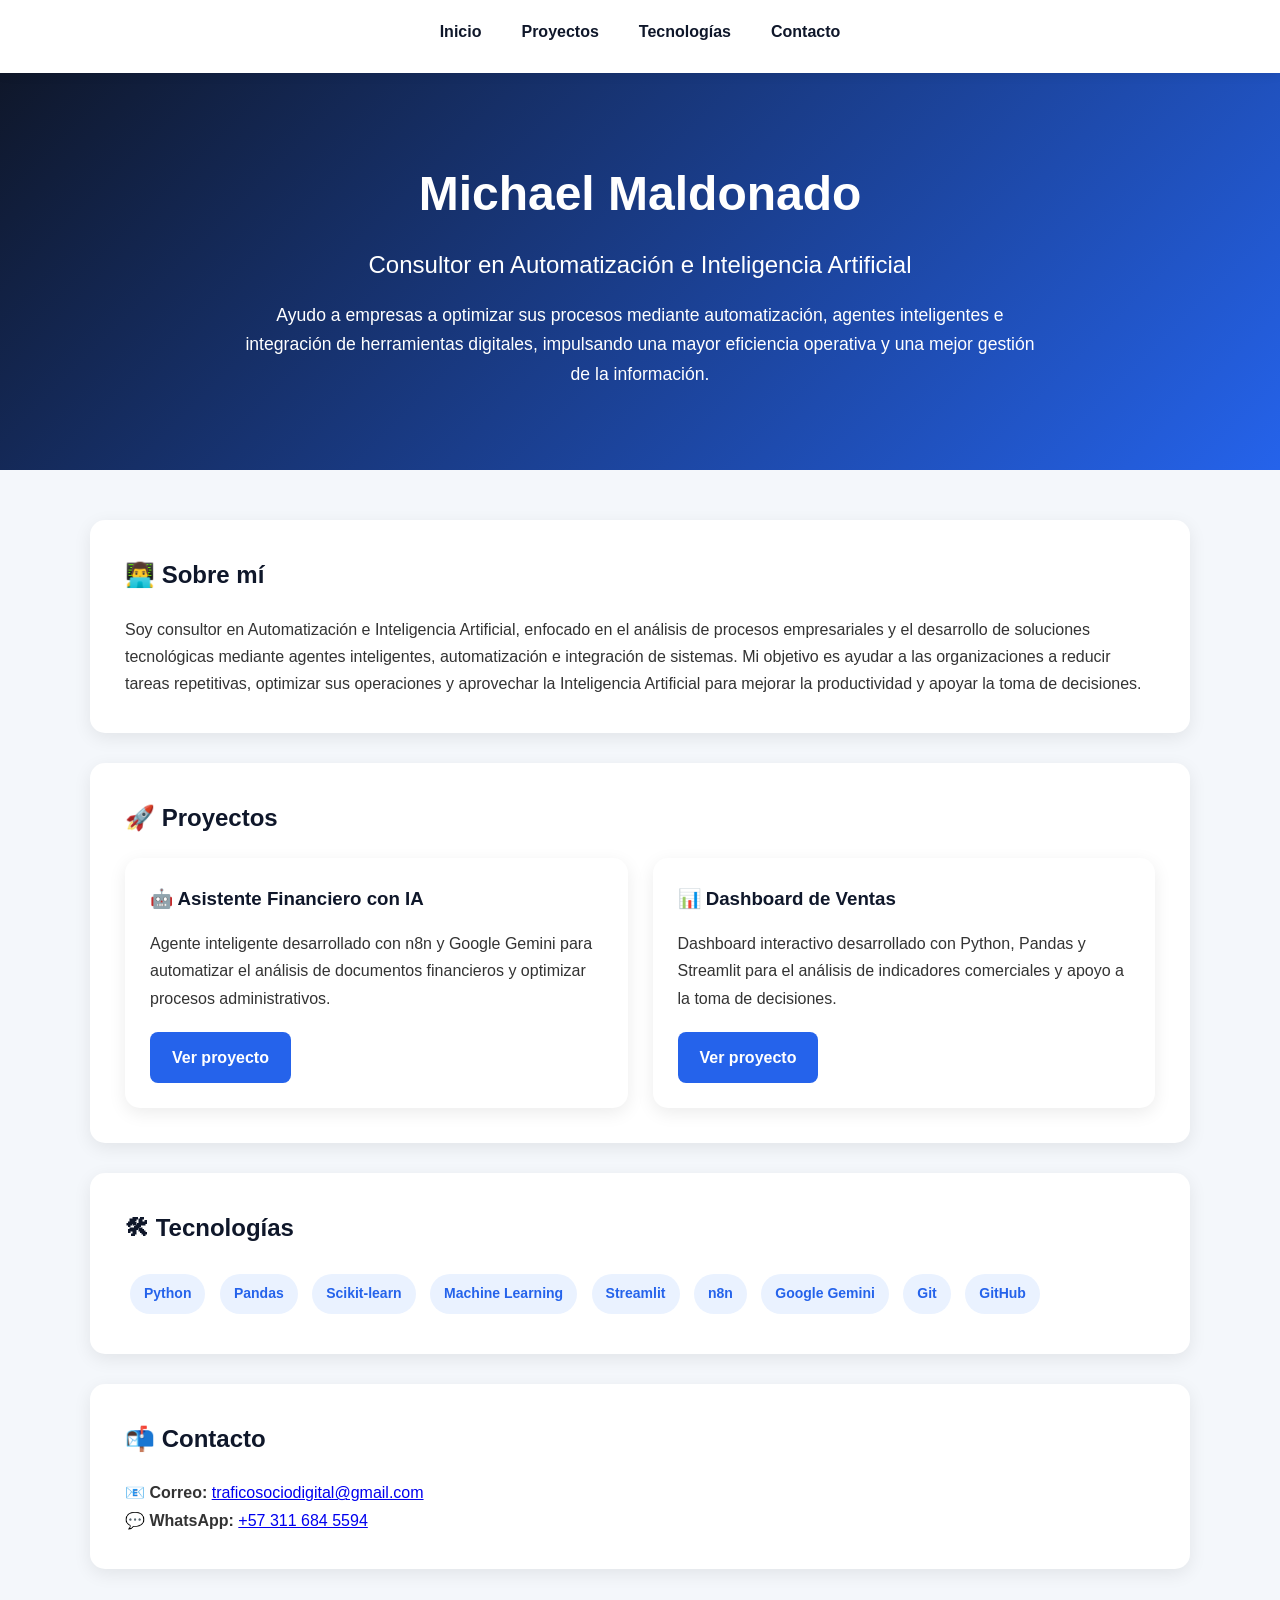
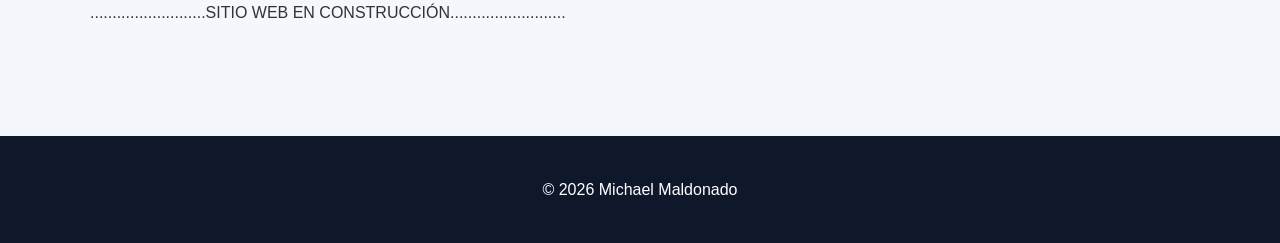
<file: index.html>
<!DOCTYPE html>
<html lang="es">

<head>
    <meta charset="UTF-8">
    <meta name="viewport" content="width=device-width, initial-scale=1.0">
    <title>Michael Maldonado | Consultor en IA y Automatización</title>

    <link rel="stylesheet" href="estilos.css">
</head>

<body>

<nav>
    <ul>
        <li><a href="index.html">Inicio</a></li>
        <li><a href="#proyectos">Proyectos</a></li>
        <li><a href="#tecnologias">Tecnologías</a></li>
        <li><a href="#contacto">Contacto</a></li>
    </ul>
</nav>

<!-- Encabezado -->
<header>

    <h1>Michael Maldonado</h1>

    <h2>Consultor en Automatización e Inteligencia Artificial</h2>

    <p>
        Ayudo a empresas a optimizar sus procesos mediante automatización,
        agentes inteligentes e integración de herramientas digitales,
        impulsando una mayor eficiencia operativa y una mejor gestión de la información.
    </p>

</header>

<main class="container">

    <!-- Sobre mí -->
    <section class="card">

        <h2>👨‍💻 Sobre mí</h2>

        <p>
            Soy consultor en Automatización e Inteligencia Artificial, enfocado en el análisis
            de procesos empresariales y el desarrollo de soluciones tecnológicas mediante
            agentes inteligentes, automatización e integración de sistemas.

            Mi objetivo es ayudar a las organizaciones a reducir tareas repetitivas,
            optimizar sus operaciones y aprovechar la Inteligencia Artificial para
            mejorar la productividad y apoyar la toma de decisiones.
        </p>

    </section>

    <!-- Proyectos -->
    <section class="card" id="proyectos">

        <h2>🚀 Proyectos</h2>

        <div class="projects">

            <div class="project">

                <div class="project-content">

                    <h3>🤖 Asistente Financiero con IA</h3>

                    <p>
                        Agente inteligente desarrollado con n8n y Google Gemini para automatizar
                        el análisis de documentos financieros y optimizar procesos administrativos.
                    </p>

                    <a href="proyecto1.html" class="btn">
                        Ver proyecto
                    </a>

                </div>

            </div>

            <div class="project">

                <div class="project-content">

                    <h3>📊 Dashboard de Ventas</h3>

                    <p>
                        Dashboard interactivo desarrollado con Python, Pandas y Streamlit para
                        el análisis de indicadores comerciales y apoyo a la toma de decisiones.
                    </p>

                    <a href="proyecto2.html" class="btn">
                        Ver proyecto
                    </a>

                </div>

            </div>

        </div>

    </section>

    <!-- Tecnologías -->
    <section class="card" id="tecnologias">

        <h2>🛠 Tecnologías</h2>

        <span class="tech">Python</span>
        <span class="tech">Pandas</span>
        <span class="tech">Scikit-learn</span>
        <span class="tech">Machine Learning</span>
        <span class="tech">Streamlit</span>
        <span class="tech">n8n</span>
        <span class="tech">Google Gemini</span>
        <span class="tech">Git</span>
        <span class="tech">GitHub</span>

    </section>

    <!-- Contacto -->
    <section class="card" id="contacto">

        <h2>📬 Contacto</h2>

        <p>
            <strong>📧 Correo:</strong>
            <a href="mailto:traficosociodigital@gmail.com">
                traficosociodigital@gmail.com
            </a>
        </p>

        <p>
            <strong>💬 WhatsApp:</strong>
            <a href="https://wa.me/573116845594" target="_blank">
                +57 311 684 5594
            </a>
        </p>

    </section>
    
 <p>
    ..........................SITIO WEB EN CONSTRUCCIÓN..........................
    </p>
    
</main>

<footer>
    <p>© 2026 Michael Maldonado</p>
</footer>

</body>

</html>
</file>
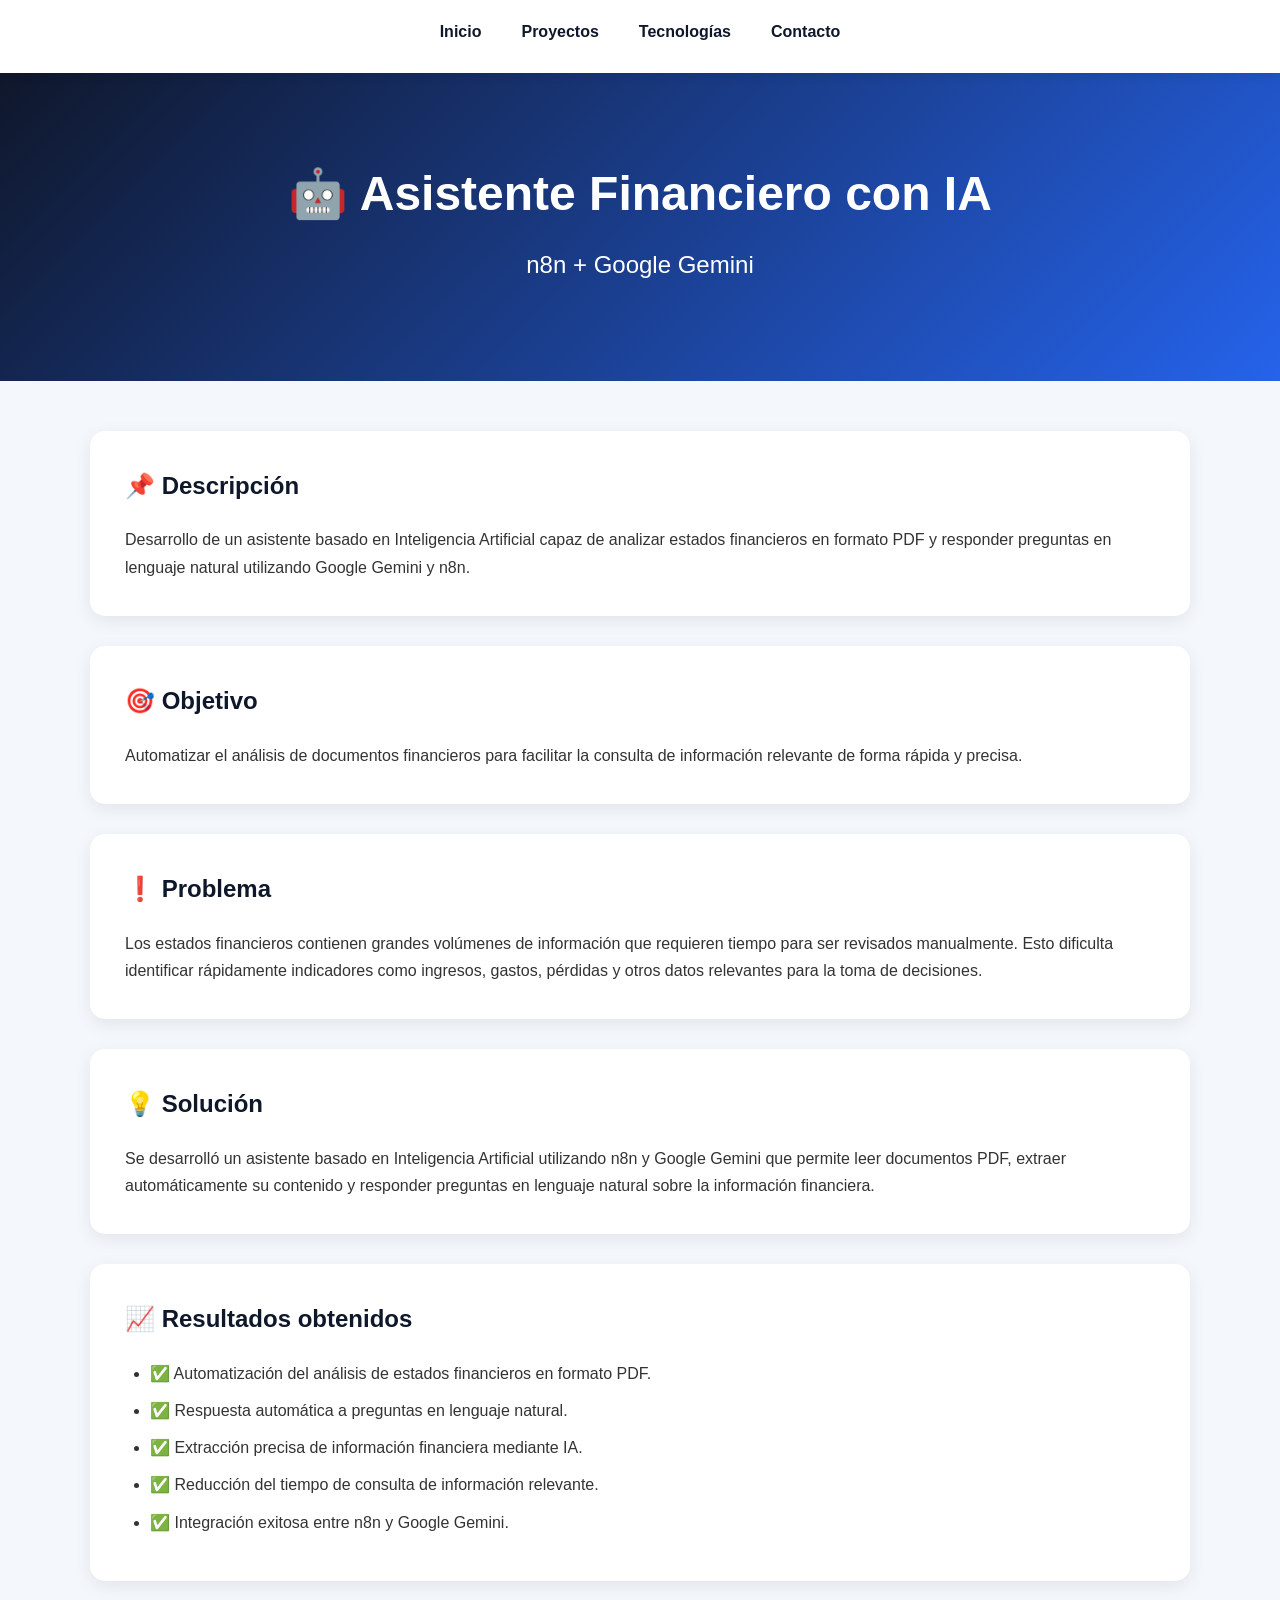
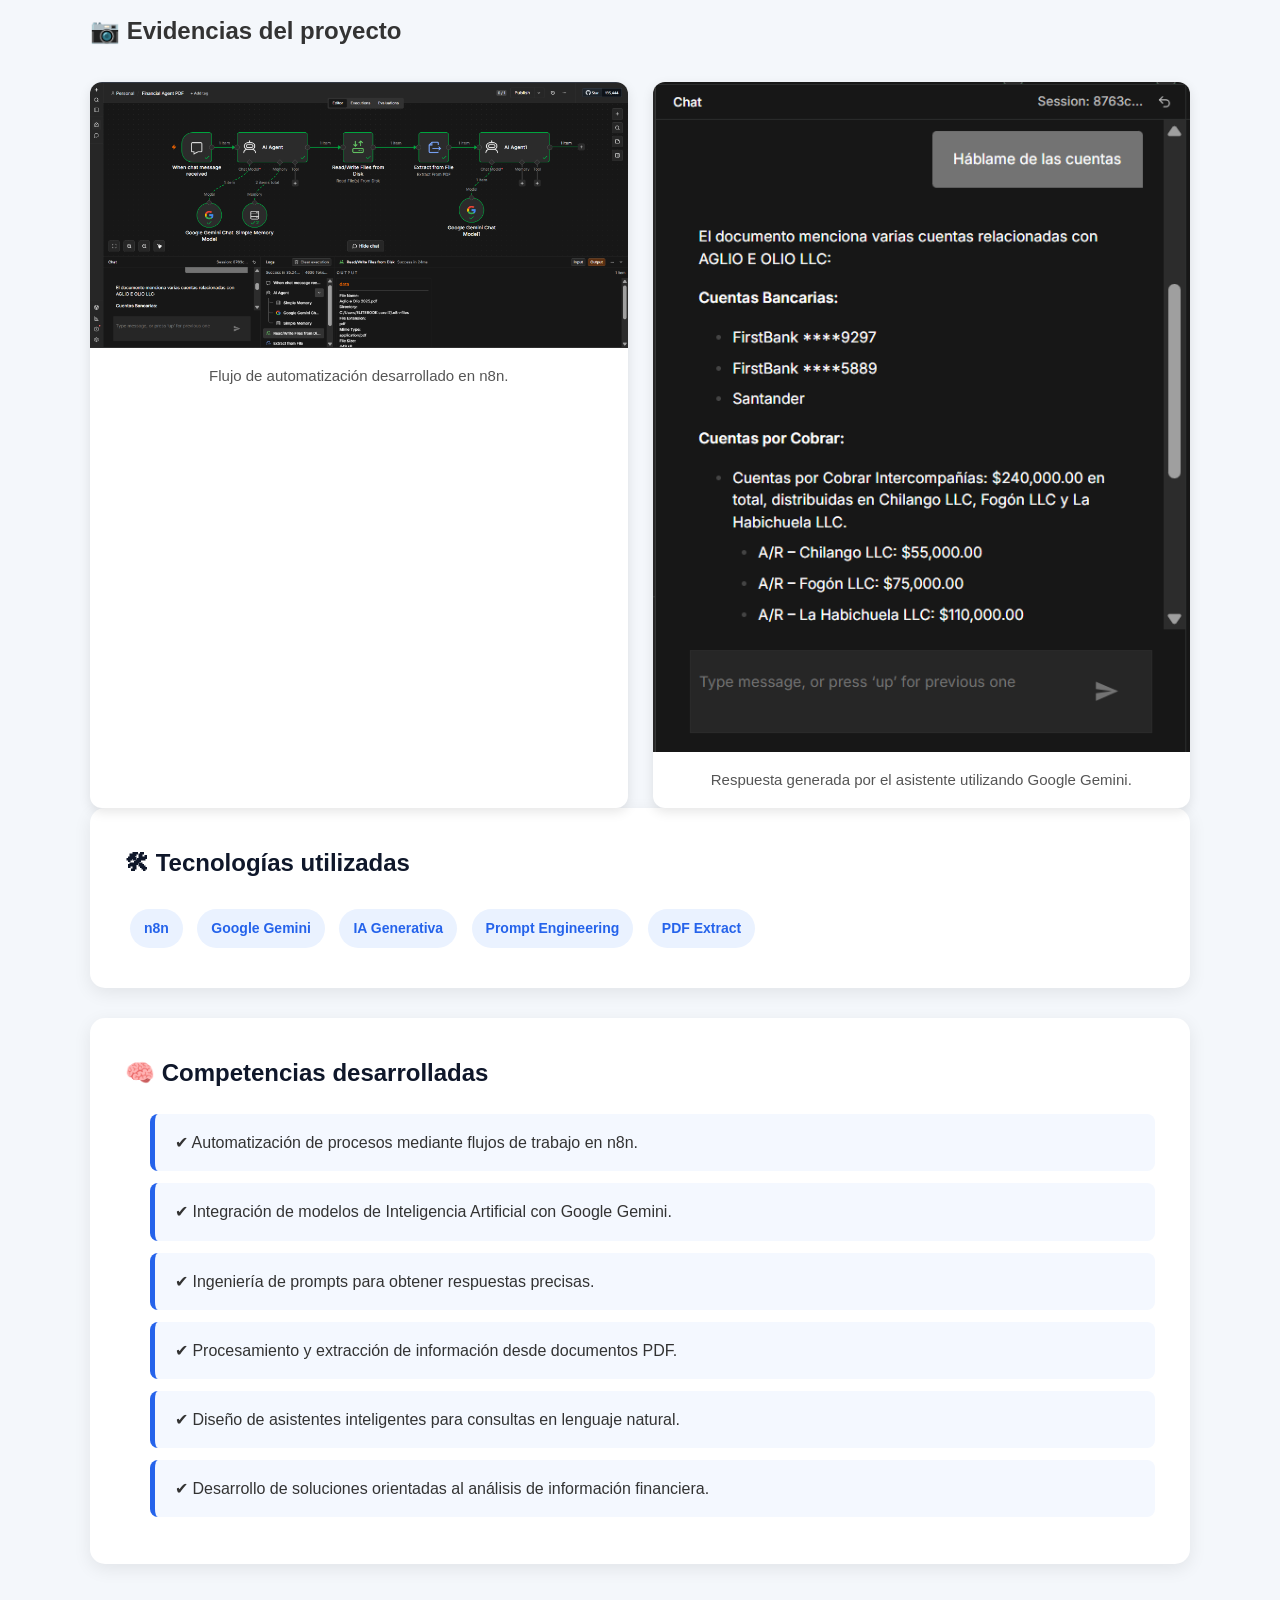
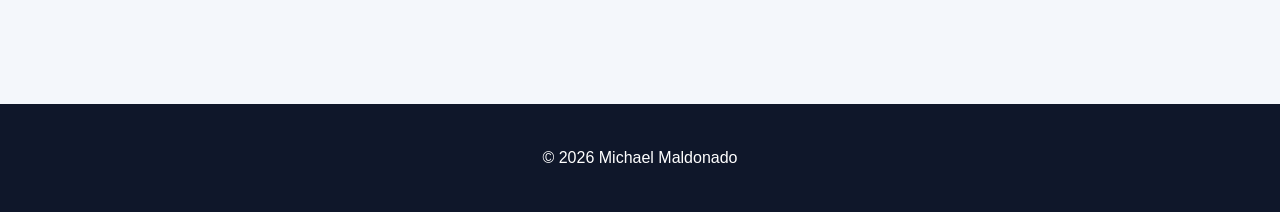
<file: proyecto1.html>
<!DOCTYPE html>
<html lang="es">

<head>

    <meta charset="UTF-8">
    <meta name="viewport" content="width=device-width, initial-scale=1.0">

    <title>Proyecto 1 | Asistente Financiero con IA</title>

    <link rel="stylesheet" href="estilos.css">

</head>

<body>

<nav>
    <ul>
        <li><a href="index.html">Inicio</a></li>
        <li><a href="index.html#proyectos">Proyectos</a></li>
        <li><a href="index.html#tecnologias">Tecnologías</a></li>
        <li><a href="index.html#contacto">Contacto</a></li>
    </ul>
</nav>

<header>

    <h1>🤖 Asistente Financiero con IA</h1>

    <h2>n8n + Google Gemini</h2>

</header>

<main class="container">

    <section class="card">

        <h2>📌 Descripción</h2>

        <p>
            Desarrollo de un asistente basado en Inteligencia Artificial capaz de analizar
            estados financieros en formato PDF y responder preguntas en lenguaje natural
            utilizando Google Gemini y n8n.
        </p>

    </section>

    <section class="card">

        <h2>🎯 Objetivo</h2>

        <p>

            Automatizar el análisis de documentos financieros para facilitar
            la consulta de información relevante de forma rápida y precisa.

        </p>

    </section>

<section class="card">

    <h2>❗ Problema</h2>

    <p>
        Los estados financieros contienen grandes volúmenes de información que requieren tiempo para ser revisados manualmente. Esto dificulta identificar rápidamente indicadores como ingresos, gastos, pérdidas y otros datos relevantes para la toma de decisiones.
    </p>

</section>

<section class="card">

    <h2>💡 Solución</h2>

    <p>
        Se desarrolló un asistente basado en Inteligencia Artificial utilizando n8n y Google Gemini que permite leer documentos PDF, extraer automáticamente su contenido y responder preguntas en lenguaje natural sobre la información financiera.
    </p>

</section>

<section class="card">

    <h2>📈 Resultados obtenidos</h2>

    <ul>
        <li>✅ Automatización del análisis de estados financieros en formato PDF.</li>
        <li>✅ Respuesta automática a preguntas en lenguaje natural.</li>
        <li>✅ Extracción precisa de información financiera mediante IA.</li>
        <li>✅ Reducción del tiempo de consulta de información relevante.</li>
        <li>✅ Integración exitosa entre n8n y Google Gemini.</li>
    </ul>

</section>

    <h2>📷 Evidencias del proyecto</h2>

<div class="galeria">

    <div class="imagen">
        <img src="img/proyecto1/flujo-n8n.png" alt="Flujo de automatización">
        <p>Flujo de automatización desarrollado en n8n.</p>
    </div>

    <div class="imagen">
        <img src="img/proyecto1/respuesta-gemini.png" alt="Respuesta del asistente">
        <p>Respuesta generada por el asistente utilizando Google Gemini.</p>
    </div>

</div>
    
    <section class="card">

        <h2>🛠 Tecnologías utilizadas</h2>

        <span class="tech">n8n</span>
        <span class="tech">Google Gemini</span>
        <span class="tech">IA Generativa</span>
        <span class="tech">Prompt Engineering</span>
        <span class="tech">PDF Extract</span>

    </section>

    <section class="card">

    <h2>🧠 Competencias desarrolladas</h2>

    <ul class="skills">

        <li>✔ Automatización de procesos mediante flujos de trabajo en n8n.</li>

        <li>✔ Integración de modelos de Inteligencia Artificial con Google Gemini.</li>

        <li>✔ Ingeniería de prompts para obtener respuestas precisas.</li>

        <li>✔ Procesamiento y extracción de información desde documentos PDF.</li>

        <li>✔ Diseño de asistentes inteligentes para consultas en lenguaje natural.</li>

        <li>✔ Desarrollo de soluciones orientadas al análisis de información financiera.</li>

    </ul>

</section>
    
</main>

<footer>

<p>© 2026 Michael Maldonado</p>

</footer>

</body>

</html>
</file>
<file: estilos.css>
/* ===========================
   PORTAFOLIO IA - ESTILOS
   =========================== */

*{
    margin:0;
    padding:0;
    box-sizing:border-box;
    font-family:Arial, Helvetica, sans-serif;
}

body{
    background:#f4f7fb;
    color:#333;
    line-height:1.7;
}

/* ===========================
   ENCABEZADO
   =========================== */

header{
    background:linear-gradient(135deg,#0f172a,#2563eb);
    color:white;
    text-align:center;
    padding:80px 20px;
}

header h1{
    font-size:3rem;
    margin-bottom:10px;
}

header h2{
    font-weight:400;
    margin-bottom:15px;
}

header p{
    max-width:800px;
    margin:auto;
    font-size:1.1rem;
}

/* ===========================
   CONTENEDOR
   =========================== */

.container{
    width:90%;
    max-width:1100px;
    margin:auto;
    padding:50px 0;
}

/* ===========================
   TARJETAS
   =========================== */

.card{
    background:white;
    padding:35px;
    margin-bottom:30px;
    border-radius:15px;
    box-shadow:0 5px 18px rgba(0,0,0,.08);
}

.card h2{
    color:#0f172a;
    margin-bottom:20px;
}

/* ===========================
   PROYECTOS
   =========================== */

.projects{
    display:grid;
    grid-template-columns:repeat(auto-fit,minmax(320px,1fr));
    gap:25px;
}

.project{
    background:white;
    border-radius:15px;
    overflow:hidden;
    box-shadow:0 5px 18px rgba(0,0,0,.08);
    transition:.3s;
}

.project:hover{
    transform:translateY(-8px);
}

.project img{
    width:100%;
    height:220px;
    object-fit:cover;
}

.project-content{
    padding:25px;
}

.project-content h3{
    margin-bottom:15px;
    color:#0f172a;
}

.project-content p{
    margin-bottom:20px;
}

/* ===========================
   TECNOLOGÍAS
   =========================== */

.tech{
    display:inline-block;
    background:#eaf2ff;
    color:#2563eb;
    padding:8px 14px;
    border-radius:20px;
    margin:5px;
    font-size:14px;
    font-weight:bold;
}

/* ===========================
   BOTONES
   =========================== */

.btn{
    display:inline-block;
    background:#2563eb;
    color:white;
    text-decoration:none;
    padding:12px 22px;
    border-radius:8px;
    font-weight:bold;
    transition:.3s;
}

.btn:hover{
    background:#1d4ed8;
}

/* ===========================
   LISTAS
   =========================== */

ul{
    margin-left:25px;
}

li{
    margin-bottom:10px;
}

/* ===========================
   PIE DE PÁGINA
   =========================== */

footer{
    background:#0f172a;
    color:white;
    text-align:center;
    padding:35px;
    margin-top:60px;
}

footer p{
    margin:5px;
}

/* ===========================
   RESPONSIVE
   =========================== */

@media(max-width:768px){

header h1{
    font-size:2.2rem;
}

.container{
    width:95%;
}

}
/* ===========================
   MENÚ DE NAVEGACIÓN
   =========================== */

nav{
    background:#ffffff;
    box-shadow:0 2px 10px rgba(0,0,0,.08);
    position:sticky;
    top:0;
    z-index:1000;
}

nav ul{
    list-style:none;
    display:flex;
    justify-content:center;
    gap:40px;
    padding:18px;
    margin:0;
}

nav a{
    text-decoration:none;
    color:#0f172a;
    font-weight:bold;
    transition:.3s;
}

nav a:hover{
    color:#2563eb;
}
/* ==========================
   Galería de imágenes
========================== */

.galeria{
    display:grid;
    grid-template-columns:repeat(auto-fit,minmax(320px,1fr));
    gap:25px;
    margin-top:30px;
}

.imagen{
    background:white;
    border-radius:12px;
    overflow:hidden;
    box-shadow:0 4px 12px rgba(0,0,0,.1);
}

.imagen img{
    width:100%;
    display:block;
    transition:.3s;
}

.imagen img:hover{
    transform:scale(1.02);
}

.imagen p{
    padding:15px;
    text-align:center;
    font-size:15px;
    color:#555;
}
/* ==========================
   Competencias
========================== */

.skills{
    list-style:none;
    margin-top:20px;
    padding:0;
}

.skills li{
    background:#f4f8ff;
    margin-bottom:12px;
    padding:15px 20px;
    border-left:5px solid #2563eb;
    border-radius:8px;
    font-size:16px;
}
</file>
